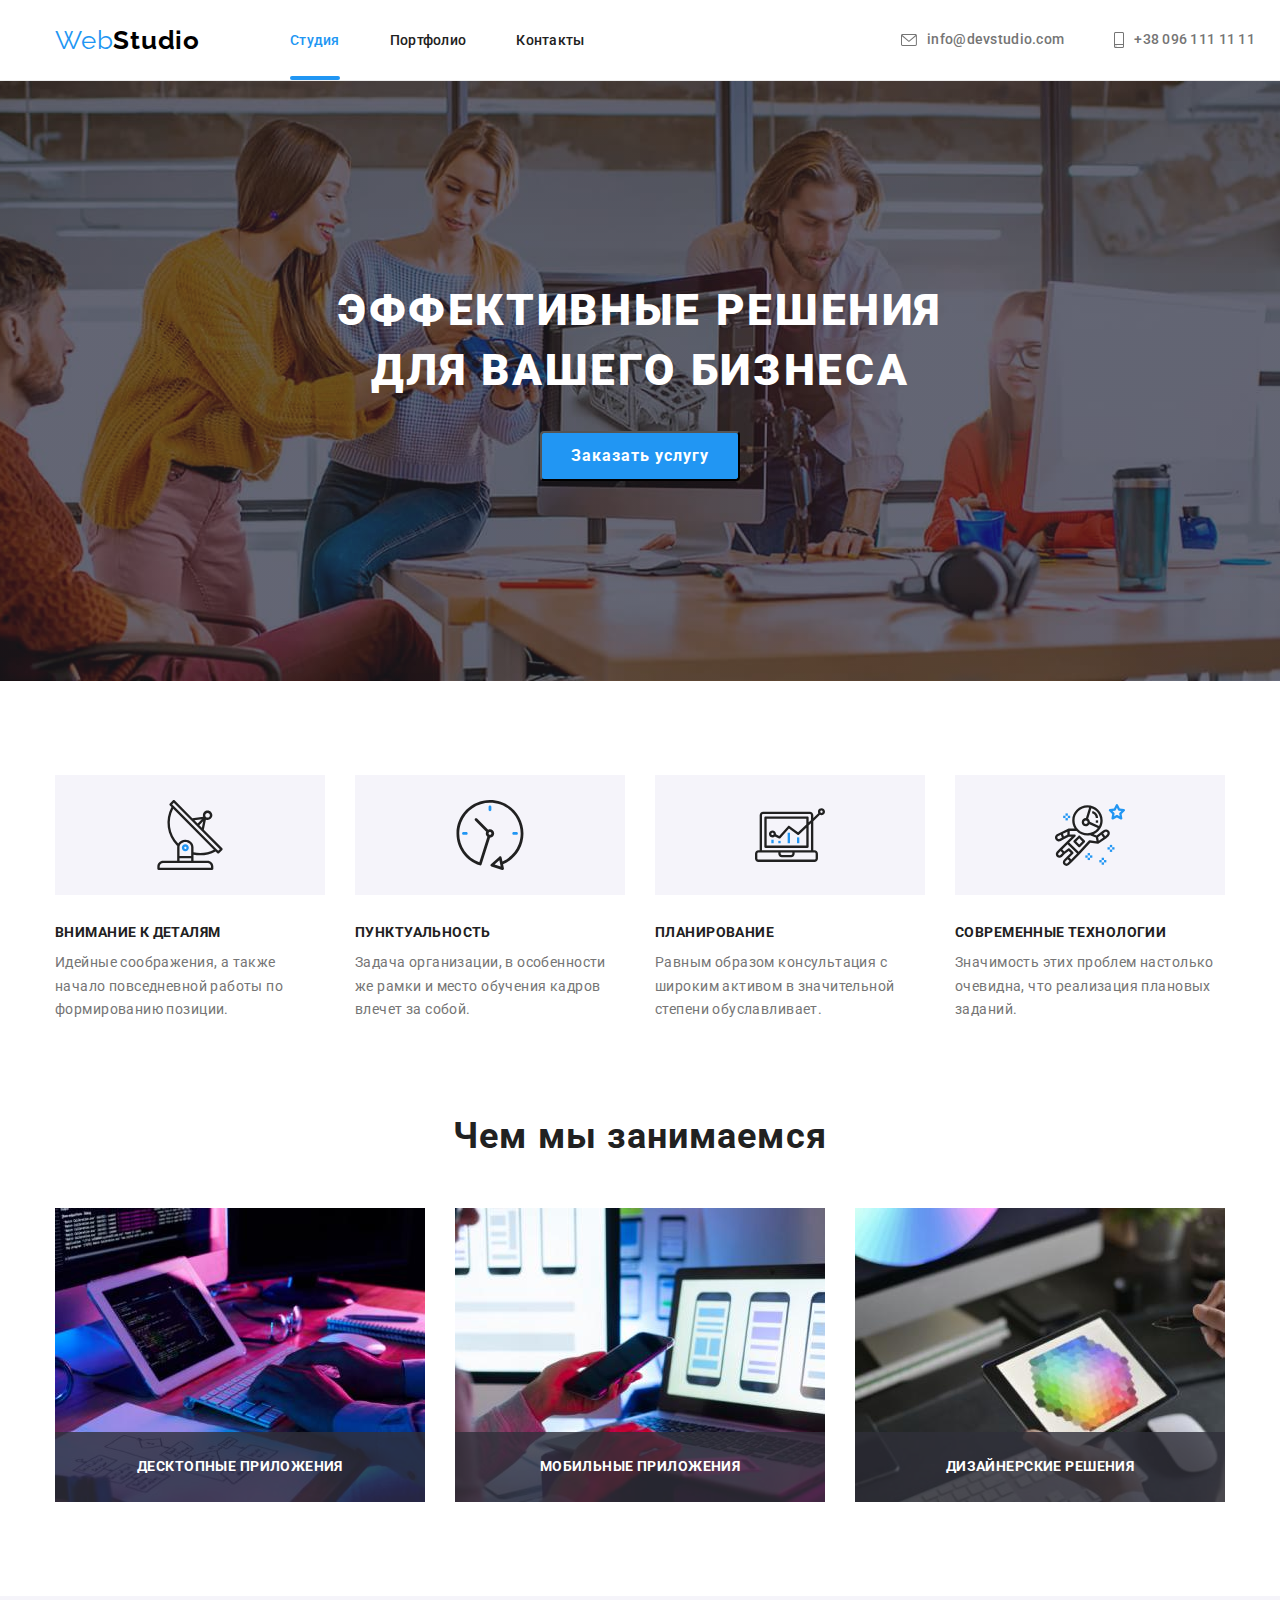
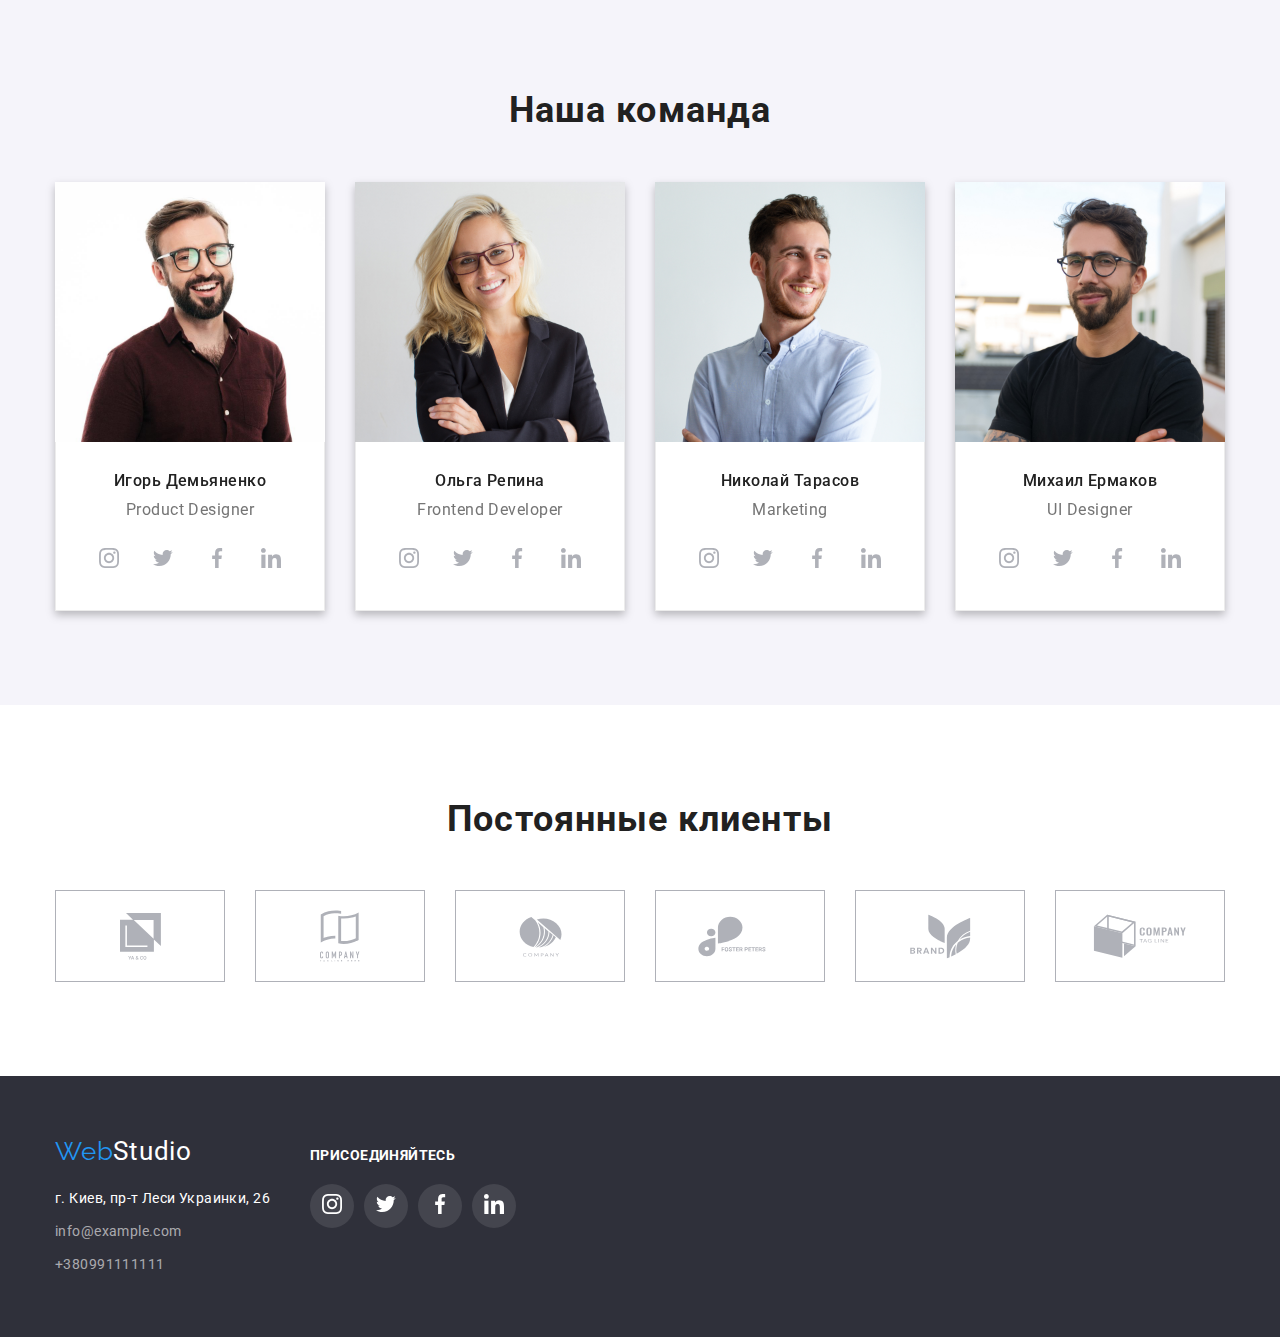
<file: index.html>
<!DOCTYPE html>
<html lang="ru">

<head>
    <meta charset="UTF-8">
    <meta http-equiv="X-UA-Compatible" content="IE=edge">
    <meta name="viewport" content="width=device-width, initial-scale=1.0">
    <title>WebStudio</title>
    <link rel="stylesheet" href="./css/modern-normalize.css">
    <link rel="stylesheet" href="./css/styles.css">
    <link rel="preconnect" href="https://fonts.gstatic.com">
    <link
        href="https://fonts.googleapis.com/css2?family=Raleway:wght@700&family=Roboto:wght@400;500;700;900&display=swap"
        rel="stylesheet">
</head>

<body>


    <header class="header">
        <div class="conteiner">
            <nav class="navigation">
                <a href="./index.html" lang="en" class="link web-link"> <span class="logo-web">Web</span><span
                        class="logo-studio">Studio</span></a>

                <ul class="menu-list description menu-li">
                    <li class="menu-item"> <a href="./index.html" class="link nav-link li"> Студия </a> </li>
                    <li class="menu-item"> <a href="./portfolio.html" class="link nav-link"> Портфолио</a></li>
                    <li class="menu-item"> <a href="" class="link nav-link"> Контакты </a></li>
                </ul>
            </nav>
            <ul class="menu-list description men">
                <li class="menu-item item-list"> <a href="mailto:info@devstudio.com" class="link header-links"> <svg
                            class="icon-heder" height="12" width="16">
                            <use href="./images/sprite.svg#icon-envelope"></use>
                        </svg>info@devstudio.com</a></li>
                <li class="menu-item item-list"><a href="tel:+380961111111" class="link header-links"><svg
                            class="icon-heder" height="16" width="10">
                            <use href="./images/sprite.svg#icon-smartph"></use>
                        </svg> +38 096 111 11 11</a></li>
            </ul>
        </div>
    </header>


    <main>


        <section class="title-section">
            <div class=" conteiner title-conteiner">
                <h1 class="title-list">Эффективные решения <br> для вашего бизнеса</h1>
                <div class=" title-button"> <button class="button" type="button" data-modal-open>Заказать услугу</button> </div>
            </div>
        </section>



        <section class="description-section">
            <div class=" conteiner description-conteiner">
                <h2 class=" hidden-header">Преимущества</h2>
                <ul class="description item-description">
                    <li class="item-list list item-list-g Group">
                        <h3 class="categories">Внимание к деталям</h3>
                        <p class="text">Идейные соображения, а также начало повседневной работы по формированию позиции.
                        </p>
                    </li>
                    <li class="item-list list item-list-g clock">
                        <h3 class="categories">Пунктуальность</h3>
                        <p class="text">Задача организации, в особенности же рамки и место обучения кадров влечет за
                            собой.</p>
                    </li>
                    <li class="item-list list item-list-g diagram">
                        <h3 class="categories">Планирование</h3>
                        <p class="text">Равным образом консультация с широким активом в значительной степени
                            обуславливает.</p>
                    </li>
                    <li class="item-list list item-list-g astronaut">
                        <h3 class="categories">Современные технологии</h3>
                        <p class="text">Значимость этих проблем настолько очевидна, что реализация плановых заданий.</p>
                    </li>
                </ul>
            </div>
        </section>



        <section class="section-work-examples ">
            <div class=" conteiner conteiner-work-examples">
                <h2 class="title">Чем мы занимаемся</h2>
                <ul class=" item-list-description">
                    <li class="item-list box-list"> <img src="./images/box1.jpg" alt="box 1" height="294" width="370"> <p class="work-examples-text">Десктопные приложения</p>
                    </li>
                    <li class="item-list box-list"> <img src="./images/box2.jpg" alt="box 2" height="294" width="370"><p class="work-examples-text">Мобильные приложения</p>
                    </li>
                    <li class="item-list box-list"> <img src="./images/box3.jpg" alt="box 3" height="294" width="370"> <p class="work-examples-text">Дизайнерские решения</p>
                    </li>
                </ul>
            </div>
        </section>




        <section class="team-section">
            <div class=" conteiner item-conteiner">
                <h2 class="title">Наша команда</h2>
                <ul class=" team-description">
                    <li class="etem-list"> <img src="./images/img.jpg" alt="" height="260" width="270" class="img-ds">
                        <div class="team-li">
                            <h3 class="team">Игорь Демьяненко</h3>
                            <p class="text signature" lang="en">Product Designer</p>
                            <ul class="mini-list">
                                <li class="mini-link"> <a href="" class="mini-lin">
                                        <svg class="icon">
                                            <use href="./images/sprite.svg#icon-instagram"></use>
                                        </svg> </a> </li>
                                <li class="mini-link"> <a href="" class="mini-lin"> <svg class="icon">
                                            <use href="./images/sprite.svg#icon-tvit"></use>
                                        </svg> </a></li>
                                <li class="mini-link"> <a href="" class="mini-lin"> <svg class="icon">
                                            <use href="./images/sprite.svg#icon-facebook"></use>
                                        </svg> </a></li>
                                <li class="mini-link"> <a href="" class="mini-lin"> <svg class="icon">
                                            <use href="./images/sprite.svg#icon-linkedin"></use>
                                        </svg> </a></li>
                            </ul>
                        </div>
                    </li>
                    <li class="etem-list"> <img src="./images/img(1).jpg" alt="" height="260" width="270"
                            class="img-ds">
                        <div class="team-li">
                            <h3 class="team">Ольга Репина</h3>
                            <p class="text signature" lang="en">Frontend Developer</p>
                            <ul class="mini-list">
                                <li class="mini-link"> <a href="" class="mini-lin">
                                        <svg class="icon">
                                            <use href="./images/sprite.svg#icon-instagram"></use>
                                        </svg> </a> </li>
                                <li class="mini-link"> <a href="" class="mini-lin"> <svg class="icon">
                                            <use href="./images/sprite.svg#icon-tvit"></use>
                                        </svg> </a></li>
                                <li class="mini-link"> <a href="" class="mini-lin"> <svg class="icon">
                                            <use href="./images/sprite.svg#icon-facebook"></use>
                                        </svg> </a></li>
                                <li class="mini-link"> <a href="" class="mini-lin"> <svg class="icon">
                                            <use href="./images/sprite.svg#icon-linkedin"></use>
                                        </svg> </a></li>
                            </ul>
                        </div>
                    </li>
                    <li class="etem-list"> <img src="./images/img(2).jpg" alt="" height="260" width="270"
                            class="img-ds">
                        <div class="team-li">
                            <h3 class="team">Николай Тарасов</h3>
                            <p class="text signature" lang="en">Marketing</p>
                            <ul class="mini-list">
                                <li class="mini-link"> <a href="" class="mini-lin">
                                        <svg class="icon">
                                            <use href="./images/sprite.svg#icon-instagram"></use>
                                        </svg> </a> </li>
                                <li class="mini-link"> <a href="" class="mini-lin"> <svg class="icon">
                                            <use href="./images/sprite.svg#icon-tvit"></use>
                                        </svg> </a></li>
                                <li class="mini-link"> <a href="" class="mini-lin"> <svg class="icon">
                                            <use href="./images/sprite.svg#icon-facebook"></use>
                                        </svg> </a></li>
                                <li class="mini-link"> <a href="" class="mini-lin"> <svg class="icon">
                                            <use href="./images/sprite.svg#icon-linkedin"></use>
                                        </svg> </a></li>
                            </ul>
                        </div>
                    </li>
                    <li class="etem-list"> <img src="./images/img(3).jpg" alt="" height="260" width="270"
                            class="img-ds">
                        <div class="team-li">
                            <h3 class="team">Михаил Ермаков</h3>
                            <p class="text signature" lang="en">UI Designer</p>
                            <ul class="mini-list">
                                <li class="mini-link"> <a href="" class="mini-lin">
                                        <svg class="icon">
                                            <use href="./images/sprite.svg#icon-instagram"></use>
                                        </svg> </a> </li>
                                <li class="mini-link"> <a href="" class="mini-lin"> <svg class="icon">
                                            <use href="./images/sprite.svg#icon-tvit"></use>
                                        </svg> </a></li>
                                <li class="mini-link"> <a href="" class="mini-lin"> <svg class="icon">
                                            <use href="./images/sprite.svg#icon-facebook"></use>
                                        </svg> </a></li>
                                <li class="mini-link"> <a href="" class="mini-lin"> <svg class="icon">
                                            <use href="./images/sprite.svg#icon-linkedin"></use>
                                        </svg> </a></li>
                            </ul>
                        </div>
                    </li>
                </ul>
            </div>
        </section>
        <section class="clients-section">
            <div class=" conteiner">
                <h2 class="title">Постоянные клиенты</h2>
                <ul class="clients">
                    <li class="clients-list"> <a href="" class="client-link"> <svg class="clients-icon" width="41"
                                height="47">
                                <use href="./images/sprite.svg#icon-yaco"></use>
                            </svg></a></li>
                    <li class="clients-list"> <a href="" class="client-link"> <svg class="clients-icon" width="40"
                                height="52">
                                <use href="./images/sprite.svg#icon-company"></use>
                            </svg></a></li>
                    <li class="clients-list"> <a href="" class="client-link"> <svg class="clients-icon" width="43"
                                height="41">
                                <use href="./images/sprite.svg#icon-comp"></use>
                            </svg></a></li>
                    <li class="clients-list"> <a href="" class="client-link"> <svg class="clients-icon" width="84"
                                height="41">
                                <use href="./images/sprite.svg#icon-foster"></use>
                            </svg></a></li>
                    <li class="clients-list"> <a href="" class="client-link"> <svg class="clients-icon" width="63"
                                height="45">
                                <use href="./images/sprite.svg#icon-brand"></use>
                            </svg></a></li>
                    <li class="clients-list"> <a href="" class="client-link"> <svg class="clients-icon" width="94"
                                height="44">
                                <use href="./images/sprite.svg#icon-tagline"></use>
                            </svg></a></li>
                </ul>
            </div>
        </section>
    </main>




    <footer class="contact-details">
        <div class="conteiner footer-conteiner">
            <div class="footer-dive">
                <a href="./index.html" lang="en" class="link footer-lin"> <span class="logo-web">Web</span><span
                        class="log-studio">Studio</span></a>
                <address class="adress"> 
                    <ul class="menu-list-footer description">
                        <li class="google-adres"><a href="https://goo.gl/maps/W2YN3VTwGQjxPYrV6" target="_blank"
                                rel="noopener noreferrer" class="link link-footer"> <span class="adress-span"> г. Киев,
                                    пр-т Леси Украинки, 26 </span></a></li>
                        <li class="conakt-adres"><a href="mailto:info@example.com"
                                class="link link-footer">info@example.com</a></li>
                        <li class="conakt-adres"><a href="tel:+380991111111" class="link link-footer">+380991111111</a>
                        </li>
                    </ul>
            </div>
            <div>
                <h4>Присоединяйтесь</h4>
                <ul class="mini-list-footer">
                    <li class="mini-link-footer"> <a href="">
                            <svg class="icon-footer">
                                <use href="./images/sprite.svg#icon-instagram"></use>
                            </svg> </a> </li>
                    <li class="mini-link-footer"> <a href=""> <svg class="icon-footer">
                                <use href="./images/sprite.svg#icon-tvit"></use>
                            </svg> </a></li>
                    <li class="mini-link-footer"> <a href=""> <svg class="icon-footer">
                                <use href="./images/sprite.svg#icon-facebook"></use>
                            </svg> </a></li>
                    <li class="mini-link-footer"> <a href=""> <svg class="icon-footer">
                                <use href="./images/sprite.svg#icon-linkedin"></use>
                            </svg> </a></li>
                </ul>
            </div>

            </address>
        </div>
    </footer>
    <div class="back-drop is-hidden" data-modal>
        <div class="modal">
            <button type="button" class="modal-close" data-modal-close>
                <svg width="12" height="12">
                    <use href="./images/sprit.svg#icon-vector"></use>
                </svg>
            </button>
        </div>
    </div>
    <script src="./js/modal.js"></script>
</body>

</html>
</file>
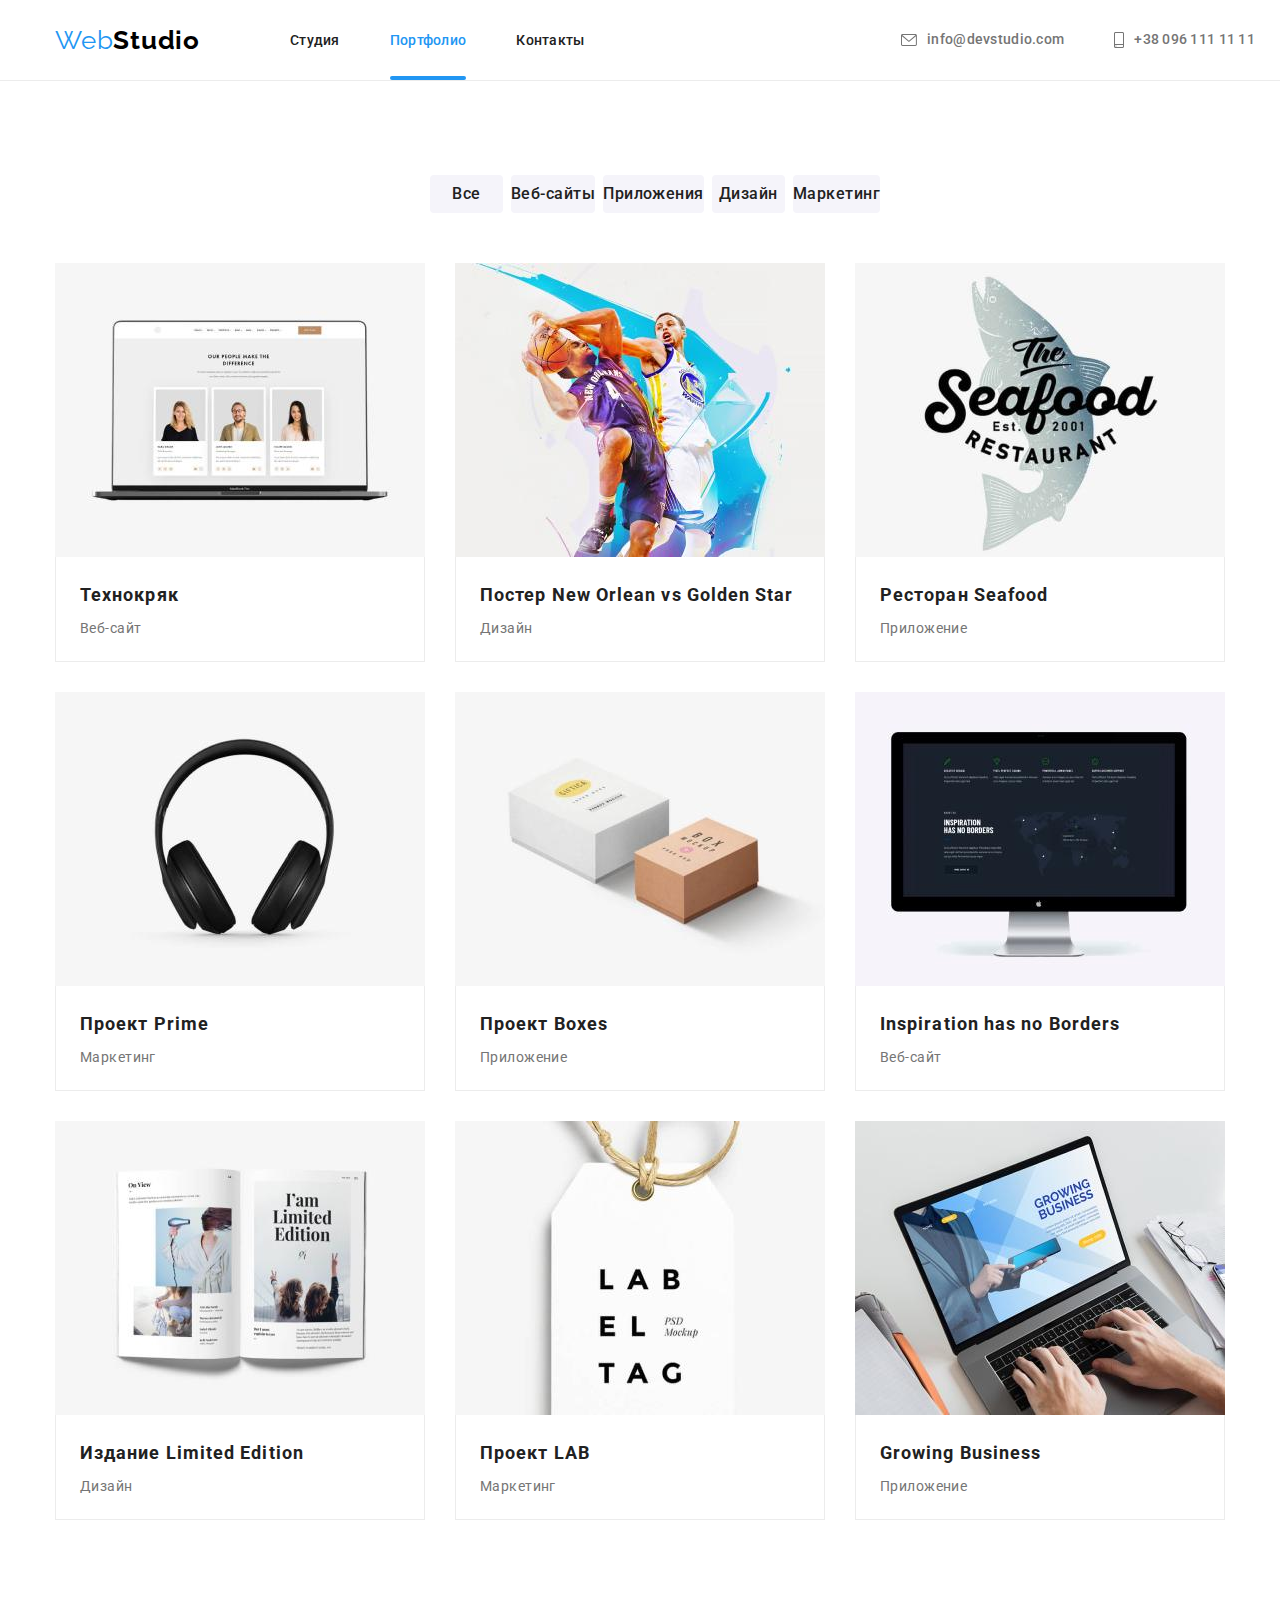
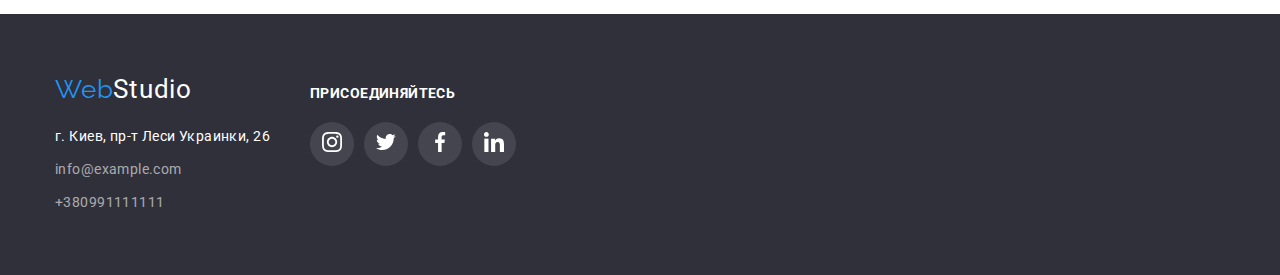
<file: portfolio.html>
<!DOCTYPE html>
<html lang="en">

<head>
    <meta charset="UTF-8">
    <meta http-equiv="X-UA-Compatible" content="IE=edge">
    <meta name="viewport" content="width=device-width, initial-scale=1.0">
    <title>WebStudio</title>
    <link rel="stylesheet" href="./css/modern-normalize.css">
    <link rel="stylesheet" href="./css/styles.css">
    <link rel="preconnect" href="https://fonts.gstatic.com">
    <link
        href="https://fonts.googleapis.com/css2?family=Raleway:wght@700&family=Roboto:wght@400;500;700;900&display=swap"
        rel="stylesheet">
</head>



<body>
    <header class="head-pages header heder-portfolio">
        <div class="conteiner">
            <nav class="navigation">
                <a href="./index.html" lang="en" class="link web-link"> <span class="logo-web">Web</span><span
                        class="logo-studio">Studio</span></a>

                <ul class="menu-list description menu-li">
                    <li class="menu-item item-list "> <a href="./index.html" class="link nav-link"> Студия </a> </li>
                    <li class="menu-item item-list"> <a href="./portfolio.html" class="link nav-link li"> Портфолио</a>
                    </li>
                    <li class="menu-item item-list"> <a href="" class="link nav-link"> Контакты </a></li>
                </ul>
            </nav>
            <ul class="menu-list description men">
                <li class="menu-item item-list"> <a href="mailto:info@devstudio.com" class="link header-links"> <svg
                            class="icon-heder" height="12" width="16">
                            <use href="./images/sprite.svg#icon-envelope"></use>
                        </svg>info@devstudio.com</a></li>
                <li class="menu-item item-list"><a href="tel:+380961111111" class="link header-links"><svg
                            class="icon-heder" height="16" width="10">
                            <use href="./images/sprite.svg#icon-smartph"></use>
                        </svg> +38 096 111 11 11</a></li>
            </ul>
        </div>
    </header>




    <main>
        <section class="portfolio-section">
            <div class="conteiner">
                <ul class="description nav-button-description">
                    <li class="nav-button-li"> <button class="nav-button" type="button"> Все </button></li>
                    <li class="nav-button-li"><button class="nav-button" type="button"> Веб-сайты </button></li>
                    <li class="nav-button-li"><button class="nav-button" type="button"> Приложения </button></li>
                    <li class="nav-button-li"><button class="nav-button" type="button"> Дизайн </button></li>
                    <li class="nav-button-li"> <button class="nav-button" type="button">Маркетинг</button></li>
                </ul>


                <ul class="description description-portfolio">
                    <li class="description-portfolio-link">

                        <a href="" class="link port-img-link">
                            <div class="img-wraper"><img src="./images/1img.jpg" alt="" width="370" height="294" class="img-pr">
                            <p class="img-text">Технокряк это современная площадка распространения коронавируса. Компании используют эту платформу для цифрового
                            шпионажа и атак на защищённые сервера конкурентов.</p></div>
                            <div class="port-list">
                                <h2 class="title-portfolio">Технокряк</h2>
                                <p class="text">Веб-сайт</p>
                            </div>
                        </a>

                    </li>

                    <li class="description-portfolio-link">
                        <a href="" class="link port-img-link">
                           <div class="img-wraper"> <img src="./images/2img.jpg" alt="" width="370" height="294" class="img-pr">
                        <p class="img-text">Технокряк это современная площадка распространения коронавируса. Компании используют эту платформу
                            для цифрового
                            шпионажа и атак на защищённые сервера конкурентов.</p></div>
                            <div class="port-list">
                                <h2 class="title-portfolio"> Постер <span lang="en"> New Orlean vs Golden Star </span>
                                </h2>
                                <p class="text">Дизайн</p>
                            </div>

                        </a>
                    </li>

                    <li class="description-portfolio-link">
                        <a href="" class="link port-img-link">
                            <div class="img-wraper">
                            <img src="./images/3img.jpg" alt="" width="370" height="294" class="img-pr">
                            <p class="img-text">Технокряк это современная площадка распространения коронавируса. Компании используют эту платформу
                                для цифрового
                                шпионажа и атак на защищённые сервера конкурентов.</p>
                            </div>
                            <div class="port-list">
                                <h2 class="title-portfolio"> Ресторан <span lang="en">Seafood</span> </h2>
                                <p class="text">Приложение</p>
                            </div>
                        </a>
                    </li>

                    <li class="description-portfolio-link">
                        <a href="" class="link port-img-link">
                            <div class="img-wraper">
                            <img src="./images/4img.jpg" alt="" width="370" height="294" class="img-pr">
                            <p class="img-text">Технокряк это современная площадка распространения коронавируса. Компании используют эту платформу
                                для цифрового
                                шпионажа и атак на защищённые сервера конкурентов.</p>
                            </div>
                            <div class="port-list">
                                <h2 class="title-portfolio">Проект <span lang="en">Prime</span> </h2>
                                <p class="text"> Маркетинг</p>
                            </div>
                        </a>
                    </li>

                    <li class="description-portfolio-link">
                        <a href="" class="link port-img-link">
                            <div class="img-wraper">
                            <img src="./images/5img.jpg" alt="" width="370" height="294" class="img-pr">
                            <p class="img-text">Технокряк это современная площадка распространения коронавируса. Компании используют эту платформу
                                для цифрового
                                шпионажа и атак на защищённые сервера конкурентов.</p>
                            </div>
                            <div class="port-list">
                                <h2 class="title-portfolio">Проект <span lang="en">Boxes</span> </h2>
                                <p class="text">Приложение </p>
                            </div>
                        </a>
                    </li>

                    <li class="description-portfolio-link">
                        <a href="" class="link port-img-link">
                            <div class="img-wraper">
                            <img src="./images/6img.jpg" alt="" width="370" height="294" class="img-pr">
                            <p class="img-text">Технокряк это современная площадка распространения коронавируса. Компании используют эту платформу
                                для цифрового
                                шпионажа и атак на защищённые сервера конкурентов.</p>
                            </div>
                            <div class="port-list">
                                <h2 class="title-portfolio" lang="en"> Inspiration has no Borders</h2>
                                <p class="text">Веб-сайт</p>
                            </div>

                        </a>
                    </li>

                    <li class="description-portfolio-link">
                        <a href="" class="link port-img-link">
                            <div class="img-wraper">
                            <img src="./images/7img.jpg" alt="" width="370" height="294" class="img-pr">
                            <p class="img-text">Технокряк это современная площадка распространения коронавируса. Компании используют эту платформу
                                для цифрового
                                шпионажа и атак на защищённые сервера конкурентов.</p>
                            </div>
                            <div class="port-list">
                                <h2 class="title-portfolio">Издание <span>Limited Edition</span> </h2>
                                <p class="text"> Дизайн</p>
                            </div>

                        </a>
                    </li>

                    <li class="description-portfolio-link">
                        <a href="" class="link port-img-link">
                            <div class="img-wraper">
                            <img src="./images/8img.jpg" alt="" width="370" height="294" class="img-pr">
                            <p class="img-text">Технокряк это современная площадка распространения коронавируса. Компании используют эту платформу
                                для цифрового
                                шпионажа и атак на защищённые сервера конкурентов.</p>
                            </div>
                            <div class="port-list">
                                <h2 class="title-portfolio">Проект <span>LAB</span> </h2>
                                <p class="text"> Маркетинг</p>
                            </div>

                        </a>
                    </li>

                    <li class="description-portfolio-link">
                        <a href="" class="link port-img-link">
                            <div class="img-wraper">
                            <img src="./images/9img.jpg" alt="" width="370" height="294" class="img-pr">
                            <p class="img-text">Технокряк это современная площадка распространения коронавируса. Компании используют эту платформу
                                для цифрового
                                шпионажа и атак на защищённые сервера конкурентов.</p>
                            </div>
                            <div class="port-list">
                                <h2 class="title-portfolio" lang="en">Growing Business</h2>
                                <p class="text">Приложение</p>
                            </div>
                        </a>
                    </li>
                </ul>
            </div>

        </section>







    </main>




    <footer class="contact-details">
        <div class="conteiner footer-conteiner">
            <div class="footer-dive">
                <a href="./index.html" lang="en" class="link footer-lin"> <span class="logo-web">Web</span><span
                        class="log-studio">Studio</span></a>
                <address class="adress">
                    <ul class="menu-list-footer description">
                        <li class="google-adres"><a href="https://goo.gl/maps/W2YN3VTwGQjxPYrV6" target="_blank"
                                rel="noopener noreferrer" class="link link-footer"> <span class="adress-span"> г. Киев,
                                    пр-т Леси Украинки, 26 </span></a></li>
                        <li class="conakt-adres"><a href="mailto:info@example.com"
                                class="link link-footer">info@example.com</a></li>
                        <li class="conakt-adres"><a href="tel:+380991111111" class="link link-footer">+380991111111</a>
                        </li>
                    </ul>
            </div>
            <div>
                <h4>Присоединяйтесь</h4>
                <ul class="mini-list-footer">
                    <li class="mini-link-footer"> <a href="">
                            <svg class="icon-footer">
                                <use href="./images/sprite.svg#icon-instagram"></use>
                            </svg> </a> </li>
                    <li class="mini-link-footer"> <a href=""> <svg class="icon-footer">
                                <use href="./images/sprite.svg#icon-tvit"></use>
                            </svg> </a></li>
                    <li class="mini-link-footer"> <a href=""> <svg class="icon-footer">
                                <use href="./images/sprite.svg#icon-facebook"></use>
                            </svg> </a></li>
                    <li class="mini-link-footer"> <a href=""> <svg class="icon-footer">
                                <use href="./images/sprite.svg#icon-linkedin"></use>
                            </svg> </a></li>
                </ul>
            </div>

            </address>
        </div>
    </footer>
    </footer>


</body>

</html>
</file>
<file: css/styles.css>
body {
  font-family: Roboto, sans-serif;
  background: #ffffff;
  color: #757575;
}
:root {
  --logo-color: #2196f3;
  --title-color: #212121;
  --title-sektion-color: #2f303a;
  --adress-color: #ffffff;
  --team-color: #f5f4fa;
  --logo-font: Raleway, sans-serif;
  --conact-color: rgba(255, 255, 255, 0.6);
  --button: #188ce8;
}
.description {
  list-style: none;
}
.link {
  text-decoration: none;
}
.link {
  color: inherit;
}

.menu-item:hover,
.menu-item:focus {
  color: var(--logo-color);
}

img {
  display: block;
}
p,
h1,
h2,
h3 {
  margin-top: 0;
  margin-bottom: 0;
}
ul,
ol {
  margin-top: 0;
  margin-bottom: 0;
  padding-left: 0;
}

.conteiner {
  width: 1200px;
  padding-left: 15px;
  padding-right: 15px;
  margin: 0 auto;
}
.web-link {
  display: block;
}
/* heder */
.li{position: relative;
}
.li::before{
  content: "";
  width: 100%;
height: 4px;
background: #2196F3;
border-radius: 2px;
position: absolute;
bottom: 0;
}

.nav-link{
  transition: color 250ms cubic-bezier(0.4, 0, 0.2, 1);
}
.icon-heder {
  fill: currentColor;
  margin-right: 10px;
}


.header {
  border-bottom: 1px solid #ececec;
}
.nav-link {
  padding-top: 32px;
  padding-bottom: 32px;
}
.header-links {
  padding-top: 10px;
  padding-bottom: 10px;
  transition: color 250ms cubic-bezier(0.4, 0, 0.2, 1);
  display: flex;
  align-items: center;
}
.men .menu-item:not(:last-child) {
  margin-right: 50px;
}
.web-link {
  margin-right: 90px;
  padding-top: 10px;
  padding-bottom: 10px;
}
.menu-li .menu-item:not(:last-child) {
  margin-right: 50px;
}

.conteiner .menu-list {
  display: flex;
}

.header .conteiner {
  min-height: 80px;
  justify-content: space-between;
  display: flex;
  align-items: center;
}
nav {
  display: flex;
  align-items: center;
}
.menu-list {
  display: flex;
  align-items: center;
  transition: color 250ms cubic-bezier(0.4, 0, 0.2, 1);
}
.lin {
  color: var(--logo-color);
}
.logo-web {
  font-family: var(--logo-font);
  font-weight: 700d;
  font-size: 26px;
  line-height: 1.19;
  letter-spacing: 0.03em;
  color: var(--logo-color);
}
.logo-studio {
  font-family: var(--logo-font);
  font-weight: 700;
  font-size: 26px;
  line-height: 1.19;
  letter-spacing: 0.03em;
  color: #000000;
}
.nav-link {
  font-weight: 500;
  font-size: 14px;
  line-height: 1.14;
  letter-spacing: 0.02em;
  color: var(--title-color);
}
.header-link {
  font-weight: 500;
  font-size: 14px;
  line-height: 1.14;
  letter-spacing: 0.02em;
  display: flex;
  align-items: center;
}
.header-link:focus,
.header-link:hover: {
  color: var(--logo-color);
}
.header-links {
  font-weight: 500;
  font-size: 14px;
  line-height: 1.14;
  letter-spacing: 0.02em;
}
.li {
  color: var(--logo-color);
}

/*title section*/
.title-section {
  padding-top: 200px;
  padding-bottom: 200px;
}
.nav-lin {
  font-weight: 500;
  font-size: 14px;
  line-height: 1.14;
  letter-spacing: 0.02em;
  color: var(--logo-color);
}

.nav-link:focus,
.nav-link:hover {
  color: var(--logo-color);
}
.title-section {
  max-width: 1600px;
  margin: 0 auto;
  background-image: linear-gradient(
      to right,
      rgba(47, 48, 58, 0.4),
      rgba(47, 48, 58, 0.4)
    ),
    url(../images/bacimg.jpg);
  background-repeat: no-repeat;
  background-position: center;
  background-size: cover;
}

.title-list {
  margin-bottom: 30px;
  font-weight: 900;
  font-size: 44px;
  line-height: 1.36;
  text-align: center;
  letter-spacing: 0.06em;
  text-transform: uppercase;
  color: var(--adress-color);
}
.title-button {
  text-align: center;
}
.button {
  border-radius: 4px;
  display: inline-block;
  min-width: 200px;
  min-height: 50px;
  left: 700px;
  top: 430px;

  font-family: inherit;
  font-weight: 700;
  font-size: 16px;
  line-height: 1.87;
  align-items: center;
  text-align: center;
  letter-spacing: 0.06em;
  color: var(--adress-color);
  background-color: #2196f3;
  transition: color 250ms linear, background 250ms cubic-bezier(0.4, 0, 0.2, 1);
}
.button:focus,
.button:hover {
  color: var (--adress-color);
  background: var(--button);
}
/*title section*/

/*information section*/
.title-portfolio {
  font-weight: 700;
  font-size: 18px;
  line-height: 2;
  letter-spacing: 0.06em;
  color: var(--title-color);
}

.title {
  font-weight: bold;
  font-size: 36px;
  line-height: 1.16;
  text-align: center;
  letter-spacing: 0.03em;
  color: var(--title-color);
}
.text {
  font-weight: 400;
  font-size: 14px;
  line-height: 1.71;
  letter-spacing: 0.03em;
}
.team {
  font-weight: 500;
  font-size: 16px;
  line-height: 1.18;
  text-align: center;
  letter-spacing: 0.03em;
  color: var(--title-color);
}
.signature {
  font-size: 16px;
  line-height: 1.18;
  text-align: center;
  letter-spacing: 0.03em;
}
.categories {
  font-weight: 700;
  font-size: 14px;
  line-height: 1.14;
  letter-spacing: 0.03em;
  text-transform: uppercase;
  color: var(--title-color);
}
.team-section {
  background: var(--team-color);
}
/*information section*/

/* item-conteiner*/
.icon {
  width: 20px;
  height: 20px;
  fill: #afb1b8;
  transition: fill 250ms cubic-bezier(0.4, 0, 0.2, 1);
}
.mini-list {
  display: flex;
  justify-content: center;
  margin-top: 16px;
}
.mini-link:not(:last-child) {
  margin-right: 10px;
}
.mini-link {
  width: 44px;
  height: 44px;
  border-radius: 50%;
  justify-content: center;
  display: flex;
  align-items: center;
  transition: background-color 250ms cubic-bezier(0.4, 0, 0.2, 1);
 
}
.mini-link:hover .icon {
  fill: var(--adress-color);
}
.mini-lin {
  width: 44px;
  height: 44px;
  justify-content: center;
  display: flex;
  align-items: center;

}
.mini-link:hover {
  background-color: var(--logo-color);
}
.team-section {
  padding-top: 94px;
  padding-bottom: 94px;
}

.team-description {
  display: flex;
  margin-left: -30px;
  margin-top: -30px;
}
.team-li {
  padding-top: 30px;
  padding-bottom: 30px;
}
.title {
  margin-bottom: 50px;
}
.team {
  margin-bottom: 10px;
}
.categories {
  margin-bottom: 10px;
}

.etem-list {
  flex-basis: calc((100%-120px) / 4);
  filter: drop-shadow(0px 4px 4px rgba(0, 0, 0, 0.25));

  margin-top: 30px;
  margin-left: 30px;
}
.team-li {
  border-right: 1px solid #ececec;
  border-bottom: 1px solid #ececec;
  border-left: 1px solid #ececec;
  background-color: var(--adress-color);
}
/*item-conteiner*/

/* description-conteiner*/
.item-list-g::before {
  display: block;
  content: "";
  height: 120px;
  width: 270px;
  background-repeat: no-repeat;
  background-position: center;
  background-color: #f5f4fa;
  margin-bottom: 30px;
}

.Group::before {
  background-image: url(../images/Group.svg);
}
.clock::before {
  background-image: url(../images/clock.svg);
}
.diagram::before {
  background-image: url(../images/diagram.svg);
}
.astronaut::before {
  background-image: url(../images/astronaut.svg);
}

.description-section {
  padding-top: 94px;
  padding-bottom: 94px;
}
.description {
  margin-right: -30px;
}

.description-conteiner {
  display: flex;
}
.item-description {
  display: flex;
}
.item-description .item-list {
  width: 270px;
}

.hidden-header {
  position: absolute;
  width: 1px;
  height: 1px;
  margin: -1px;
  border: 0;
  padding: 0;

  white-space: nowrap;
  clip-path: inset(100%);
  clip: rect(0 0 0 0);
  overflow: hidden;
}
.list {
  margin-right: 30px;
}
/* description-conteiner*/

/*onteiner-work-examples*/

.section-work-examples {
  padding-bottom: 94px;
}
.box-list {
  margin-left: 30px;
  margin-top: 30px;
}
.item-list-description {
  display: flex;
  margin-top: -30px;
  margin-left: -30px;
}
.box-list{position: relative;}
.work-examples-text{
  width: 370px;
height: 70px;
background: rgba(47, 48, 58, 0.8);
position: absolute;
bottom: 0;
right: 0;
color: #ffffff;
padding-top: 27px;
padding-right: 82px;
padding-bottom: 27px;
padding-left: 82px;

font-weight: 700;
font-size: 14px;
line-height: 1.14;
text-align: center;
letter-spacing: 0.03em;
text-transform: uppercase;
}

/*onteiner-work-examples*/

/* clients-section*/
.clients-icon {
  fill: #afb1b8;
  transition:  fill 250ms cubic-bezier(0.4, 0, 0.2, 1);
}

.clients-section {
  padding-top: 94px;
  padding-bottom: 94px;
}
.clients {
  display: flex;
  justify-content: center;
  margin-top: 50px;
}
.clients-list:hover {
  border-color: #2196f3;
}
.clients-list:hover .clients-icon {
  fill: #2196f3;
}
.client-link {
  display: flex;
  justify-content: center;
  align-items: center;
  width: 170px;
  height: 92px;
}
.clients-list {
  border: 1px solid #afb1b8;
  display: flex;
  justify-content: center;
  align-items: center;
  width: 170px;
  height: 92px;
  transition: border-color 250ms linear  ;
}

.clients-list:not(:last-child) {
  margin-right: 30px;
}

/* clients-section*/

/* footer */
.footer-conteiner {
  align-items: baseline;
  display: flex;
}
.footer-dive {
  margin-right: 70px;
}
h4 {
  font-weight: 700;
  font-size: 14px;
  line-height: 1.14;
  letter-spacing: 0.03em;
  text-transform: uppercase;
  color: var(--adress-color);
}

.contact-details {
  background: var(--title-sektion-color);
}
.log-studio {
  color: var(--adress-color);
  font-weight: 700px;
  font-size: 26px;
  line-height: 1.19;
  letter-spacing: 0.03em;
}

.menu-list-footer {
  font-weight: 400px;
  font-size: 14px;
  line-height: 1.71;
  letter-spacing: 0.03em;
  transition: color 250ms, cubic-bezier(0.4, 0, 0.2, 1);
}
.google-adres {
  color: var(--adress-color);
}
.conakt-adres {
  color: var(--conact-color);
}
.menu-list-footer:hover .menu-list-footer:focus {
  color: var(--logo-color);
}
.link-footer {
  font-weight: 400;
  font-size: 14px;
  line-height: 1.71;
  letter-spacing: 0.03em;
  padding-top: 5px;
  padding-bottom: 5px;
}
.conakt-adres:not(:last-child) {
  margin-bottom: 9px;
}
.google-adres {
  margin-bottom: 9px;
}

.mini-list-footer {
  display: flex;
  justify-content: center;
  margin-top: 20px;
}
.mini-link-footer:not(:last-child) {
  margin-right: 10px;
}
.mini-link-footer {
  width: 44px;
  height: 44px;
  border-radius: 50%;
  justify-content: center;
  display: flex;
  align-items: center;
  background: rgba(255, 255, 255, 0.1);
  transition: background-color 250ms cubic-bezier(0.4, 0, 0.2, 1);
}

.icon-footer {
  width: 20px;
  height: 20px;
  fill: #ffffff;
  
}
.mini-link-footer:hover,
.mini-link-footer:focus {
  background-color: #2196f3;
}

/* footer */

/* portfolio*/

.description-portfolio-link:hover {
  box-shadow: 0px 4px 4px rgba(0, 0, 0, 0.25);
}

.portfolio-section {
  padding-top: 94px;
  padding-bottom: 94px;
}

.footer-lin {
  display: inline-block;
  margin-bottom: 20px;
}
.nav-button-description {
  margin-bottom: 50px;
  display: flex;

  justify-content: center;
}
.nav-button-li:not(:last-child) {
  margin-right: 8px;
}
.footer-conteiner {
  padding-top: 60px;
  padding-bottom: 60px;
}
.nav-button {
  min-height: 38px;
  min-width: 73px;
  font-weight: 500;
  font-size: 16px;
  line-height: 1.62;
  letter-spacing: 0.03em;
  border-radius: 4px;
  color: var(--title-color);
  border: none;
  background-color: #f5f4fa;
  transition: color 250ms cubic-bezier(0.4, 0, 0.2, 1), background 250ms cubic-bezier(0.4, 0, 0.2, 1), box-shadow 250ms cubic-bezier(0.4, 0, 0.2, 1);
}

.nav-button:focus,
.nav-button:hover {
  box-shadow: 0px 3px 1px rgba(0, 0, 0, 0.1), 0px 1px 2px rgba(0, 0, 0, 0.08),
    0px 2px 2px rgba(0, 0, 0, 0.12);
  border-radius: 4px;
  color: var(--adress-color);
  background: var(--logo-color);
}
.port-list {
  border-right: 1px solid #ececec;
  border-bottom: 1px solid #ececec;
  border-left: 1px solid #ececec;
  padding-top: 20px;
  padding-right: 24px;
  padding-bottom: 20px;
  padding-left: 24px;
}
.title-portfolio {
  margin-bottom: 4px;
}
.description-portfolio-link {
  width: 370px;
  margin-top: 30px;
  margin-right: 30px;
}

.img-pr {
  display: block;
}
.description-portfolio {
  display: flex;
  flex-wrap: wrap;
  margin-right: -30px;
  margin-top: -30px;
}

.img-wraper {
  position: relative;
  overflow: hidden;
  font-weight: 400;
  font-size: 18px;
  line-height: 1.55;
  width: 100%;
  height: 294px;
}
.img-text {
  position: absolute;
  width: 100%;
  height: 100%;
  left: 0;
  top: 0;
  padding-top: 63px;
  padding-right: 24px;
  padding-bottom: 63px;
  padding-left: 24px;
  letter-spacing: 0.03em;
  color: #ffffff;
  background: rgba(33, 150, 243, 0.9);
  overflow: auto;
  transform: translateY(101%);
  transition: transform 250ms linear;
}
.port-img-link:hover .img-text,
.port-img-link:focus .img-text {
  transform: translateX(0%);
}

/*back-drop*/

.back-drop {
  position: fixed;
  width: 100vw;
  height: 100vh;
  top: 0;
  left: 0;
  background: rgba(0, 0, 0, 0.2);
  z-index: 100;
  /*transition: 250ms cubic-bezier(0.4, 0, 0.2, 1);*/
  transition-duration:500ms;
  
}

.modal{
  width: 528px;
height: 581px;
background-color: #ffffff;
position: absolute;
top: 50%;
left: 50%;
transform: translate(-50%, -50%);
}
.modal-close{
  position: absolute;
  top: 8px;
  right: 8px;
  padding: 0;
width: 30px;
height: 30px;
border-radius: 50%;
background: rgba(0, 0, 0, 0); 
border: 1px solid rgba(0, 0, 0, 0.1);
cursor: pointer;
}

.modal-close:hover{box-shadow: 0px 1px 3px rgba(0, 0, 0, 0.12), 0px 1px 1px rgba(0, 0, 0, 0.14), 0px 2px 1px rgba(0, 0, 0, 0.2);}
.is-hidden{
  opacity: 0;
  visibility: hidden;
  pointer-events: none;
}
</file>
